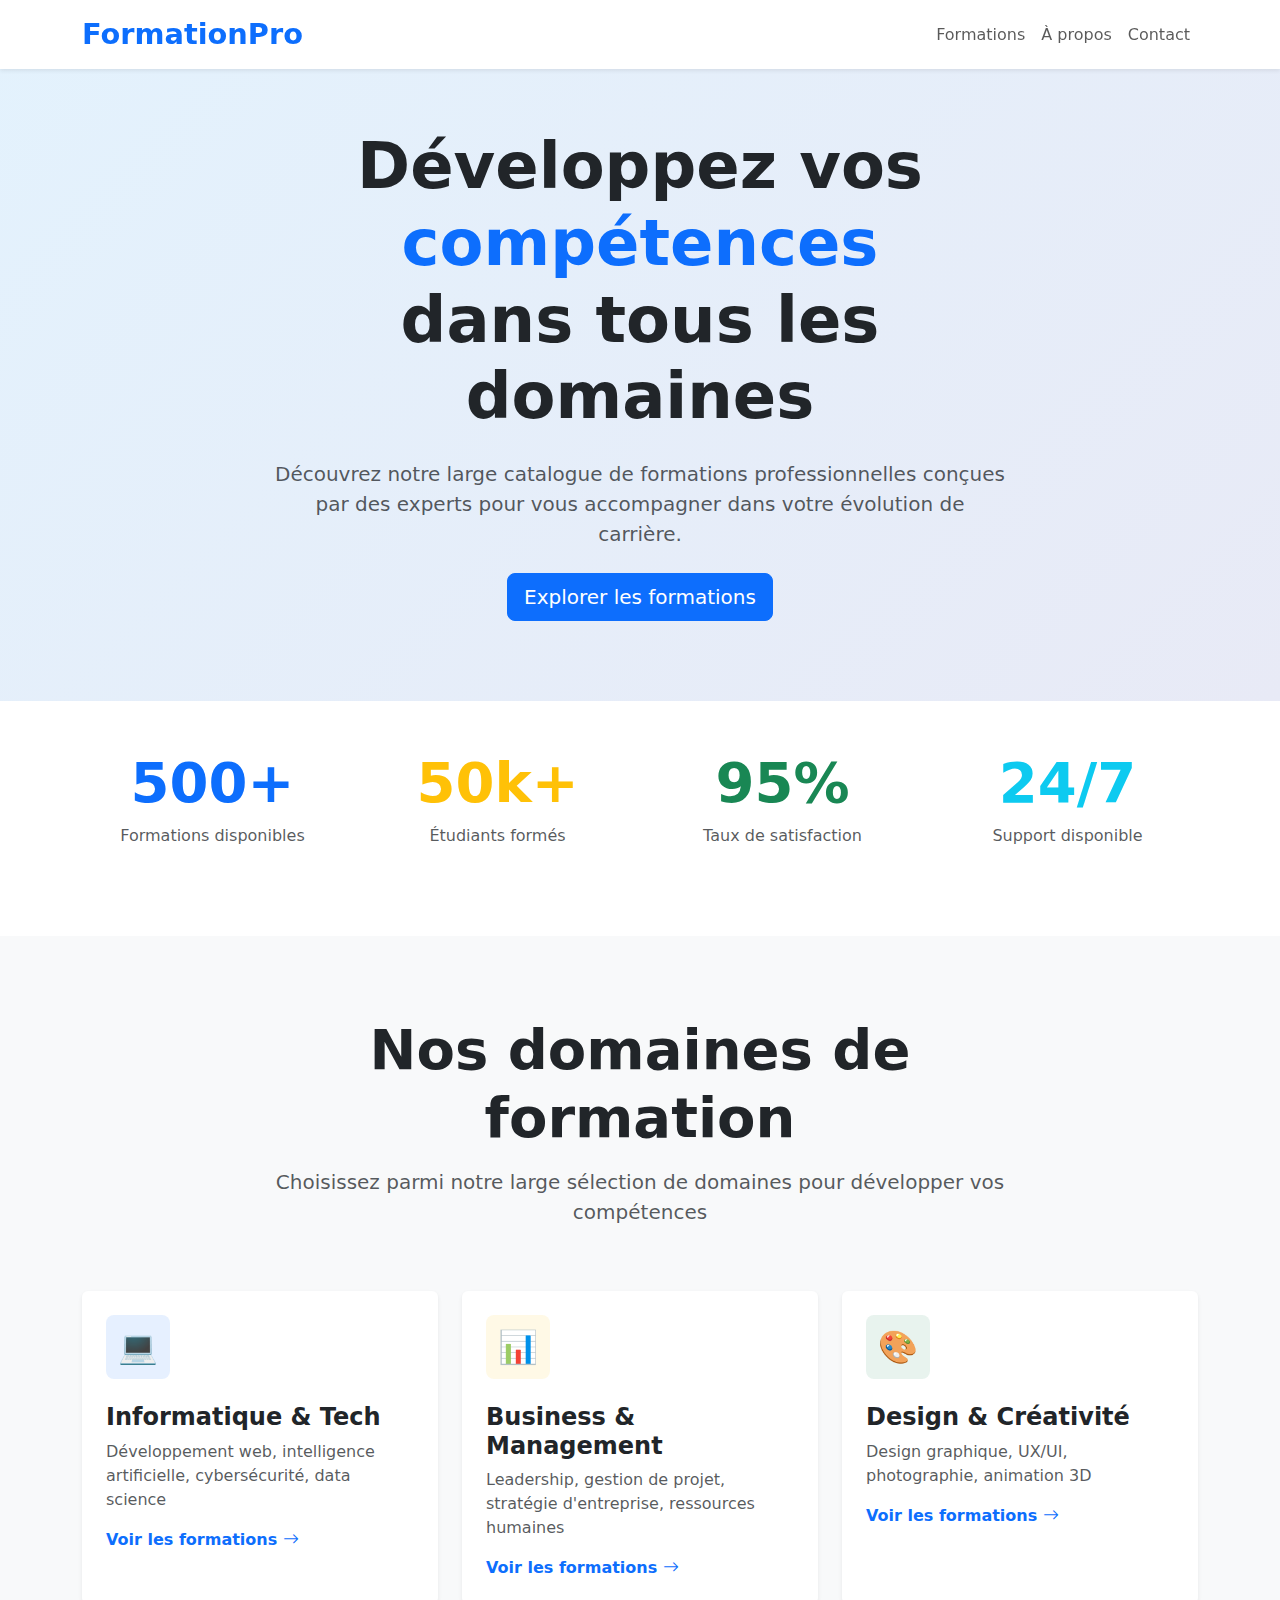
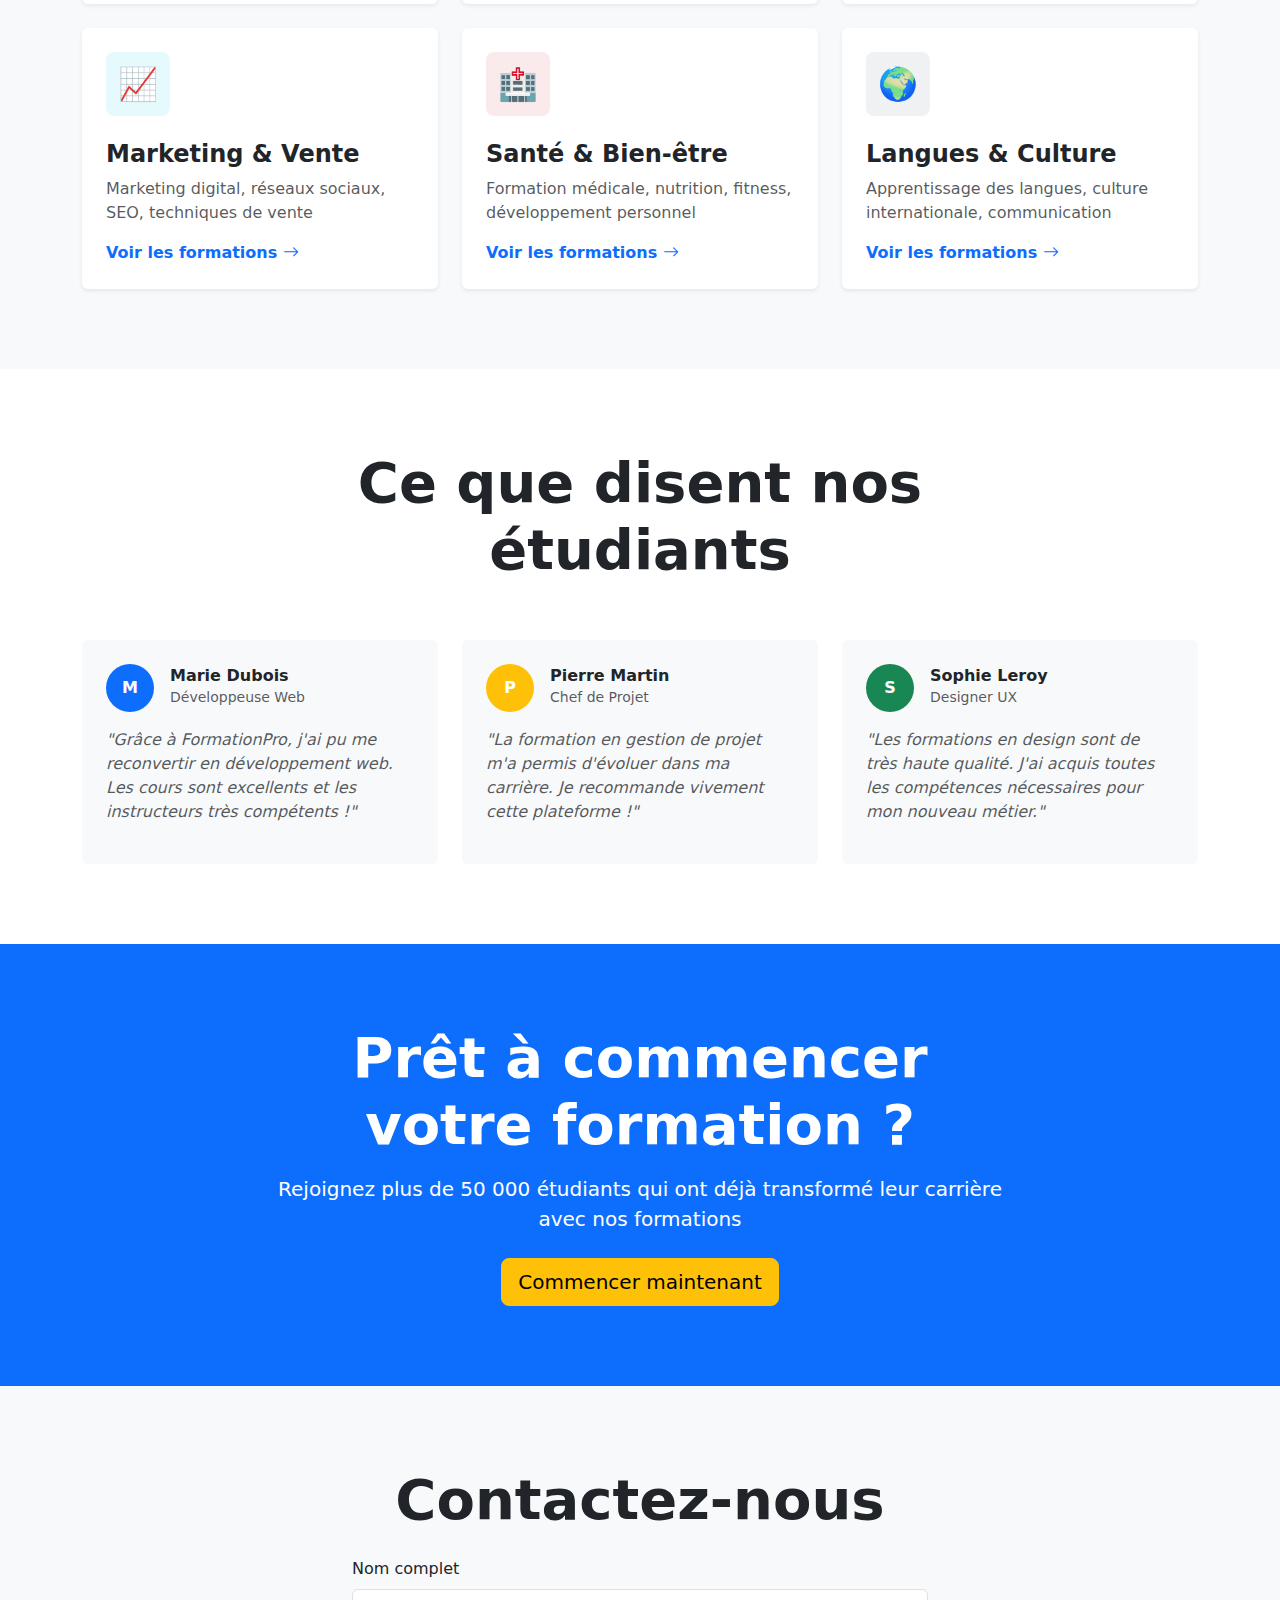
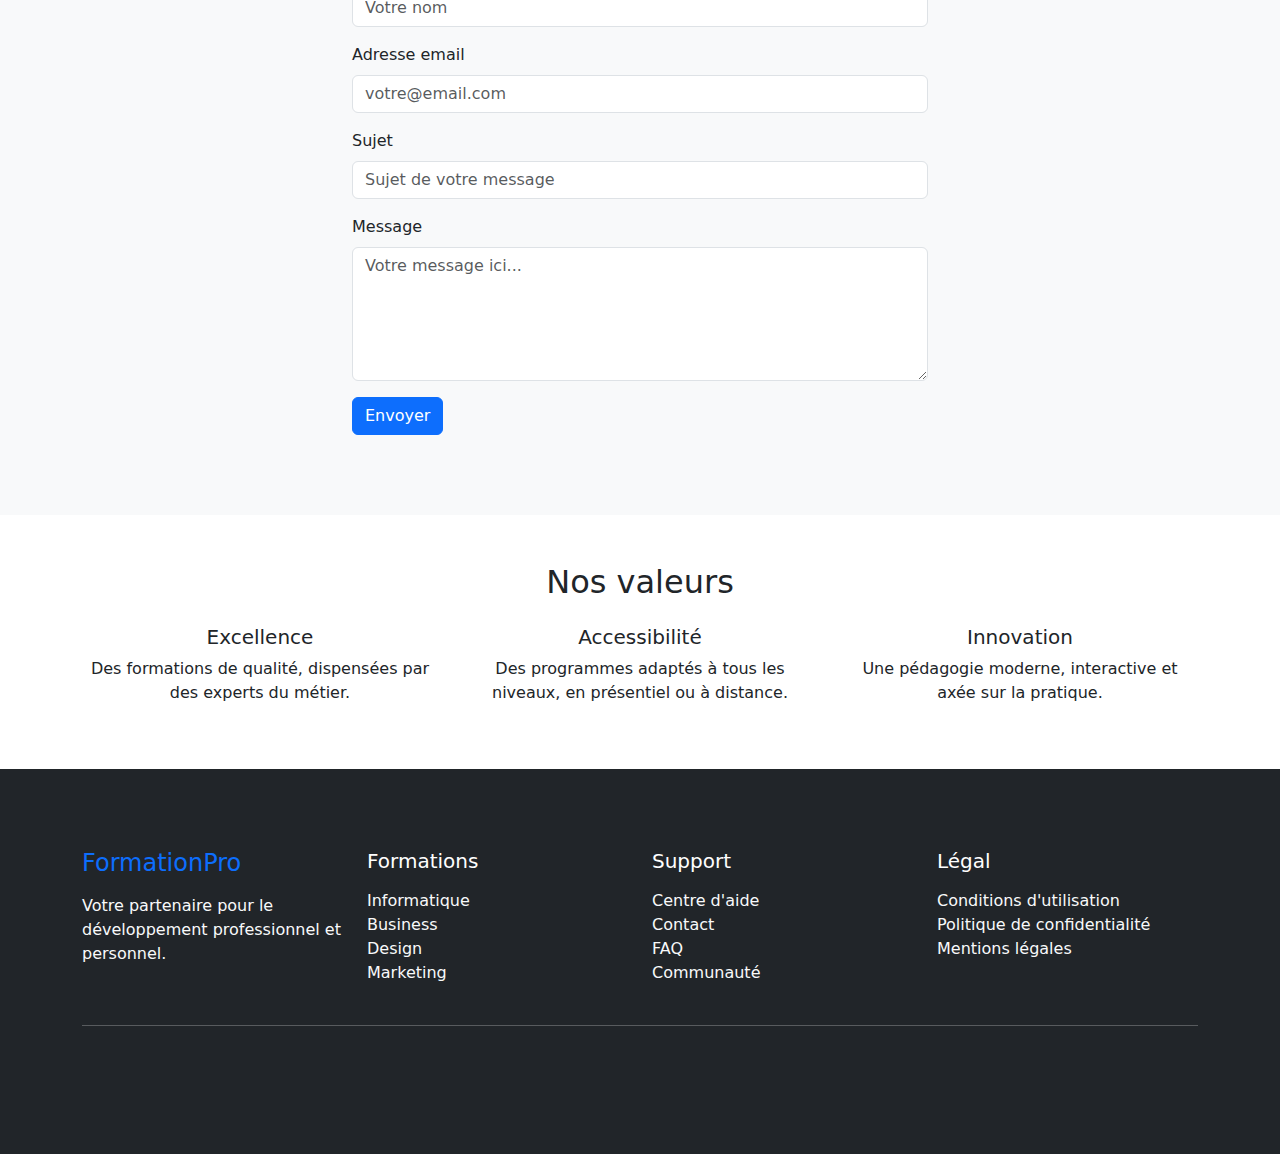
<file: index.html>
<!DOCTYPE html>
<html lang="fr">

<head>
    <meta charset="UTF-8">
    <meta name="viewport" content="width=device-width, initial-scale=1.0">
    <title>FormationPro - Développez vos compétences</title>
    <!-- Bootstrap CSS -->
    <link href="https://cdn.jsdelivr.net/npm/bootstrap@5.3.0/dist/css/bootstrap.min.css" rel="stylesheet">
    <!-- Bootstrap Icons -->
    <link rel="stylesheet" href="https://cdn.jsdelivr.net/npm/bootstrap-icons@1.10.0/font/bootstrap-icons.css">
    <link rel="stylesheet" href="style.css">
</head>

<body>
    <!-- Navigation -->
    <nav class="navbar navbar-expand-lg navbar-light bg-white shadow-sm fixed-top">
        <div class="container">
            <a class="navbar-brand text-primary" href="#">FormationPro</a>
            <button class="navbar-toggler" type="button" data-bs-toggle="collapse" data-bs-target="#navbarNav">
                <span class="navbar-toggler-icon"></span>
            </button>
            <div class="collapse navbar-collapse" id="navbarNav">
                <ul class="navbar-nav ms-auto">
                    <li class="nav-item">
                        <a class="nav-link" href="#formations">Formations</a>
                    </li>
                    <li class="nav-item">
                        <a class="nav-link" href="#about">À propos</a>
                    </li>
                    <li class="nav-item">
                        <a class="nav-link" href="#contact">Contact</a>
                    </li>
                </ul>
            </div>
        </div>
    </nav>

    <!-- Hero Section -->
    <section class="hero-section text-center">
        <div class="container">
            <div class="row justify-content-center">
                <div class="col-lg-8">
                    <h1 class="display-3 fw-bold mb-4">
                        Développez vos <span class="text-primary">compétences</span><br>
                        dans tous les domaines
                    </h1>
                    <p class="lead text-muted mb-4">
                        Découvrez notre large catalogue de formations professionnelles conçues par des experts
                        pour vous accompagner dans votre évolution de carrière.
                    </p>
                    <a href="#formations" class="btn btn-primary btn-lg">Explorer les formations</a>
                </div>
            </div>
        </div>
    </section>

    <!-- Stats Section -->
    <section class="py-5 bg-white">
        <div class="container">
            <div class="row text-center">
                <div class="col-md-3 col-6 mb-4">
                    <h2 class="display-4 fw-bold text-primary">500+</h2>
                    <p class="text-muted">Formations disponibles</p>
                </div>
                <div class="col-md-3 col-6 mb-4">
                    <h2 class="display-4 fw-bold text-warning">50k+</h2>
                    <p class="text-muted">Étudiants formés</p>
                </div>
                <div class="col-md-3 col-6 mb-4">
                    <h2 class="display-4 fw-bold text-success">95%</h2>
                    <p class="text-muted">Taux de satisfaction</p>
                </div>
                <div class="col-md-3 col-6 mb-4">
                    <h2 class="display-4 fw-bold text-info">24/7</h2>
                    <p class="text-muted">Support disponible</p>
                </div>
            </div>
        </div>
    </section>

    <!-- Categories Section -->
    <section id="formations" class="section-padding bg-light">
        <div class="container">
            <div class="row justify-content-center text-center mb-5">
                <div class="col-lg-8">
                    <h2 class="display-4 fw-bold mb-3">Nos domaines de formation</h2>
                    <p class="lead text-muted">
                        Choisissez parmi notre large sélection de domaines pour développer vos compétences
                    </p>
                </div>
            </div>

            <div class="row g-4">
                <!-- Category Card 1 -->
                <div class="col-lg-4 col-md-6">
                    <div class="card category-card shadow-sm border-0 h-100">
                        <div class="card-body p-4">
                            <div class="icon-box bg-primary bg-opacity-10 text-primary">💻</div>
                            <h4 class="card-title fw-bold">Informatique & Tech</h4>
                            <p class="card-text text-muted mb-3">
                                Développement web, intelligence artificielle, cybersécurité, data science
                            </p>
                            <a href="#" class="text-primary fw-semibold text-decoration-none">
                                Voir les formations <i class="bi bi-arrow-right"></i>
                            </a>
                        </div>
                    </div>
                </div>

                <!-- Category Card 2 -->
                <div class="col-lg-4 col-md-6">
                    <div class="card category-card shadow-sm border-0 h-100">
                        <div class="card-body p-4">
                            <div class="icon-box bg-warning bg-opacity-10 text-warning">📊</div>
                            <h4 class="card-title fw-bold">Business & Management</h4>
                            <p class="card-text text-muted mb-3">
                                Leadership, gestion de projet, stratégie d'entreprise, ressources humaines
                            </p>
                            <a href="#" class="text-primary fw-semibold text-decoration-none">
                                Voir les formations <i class="bi bi-arrow-right"></i>
                            </a>
                        </div>
                    </div>
                </div>

                <!-- Category Card 3 -->
                <div class="col-lg-4 col-md-6">
                    <div class="card category-card shadow-sm border-0 h-100">
                        <div class="card-body p-4">
                            <div class="icon-box bg-success bg-opacity-10 text-success">🎨</div>
                            <h4 class="card-title fw-bold">Design & Créativité</h4>
                            <p class="card-text text-muted mb-3">
                                Design graphique, UX/UI, photographie, animation 3D
                            </p>
                            <a href="#" class="text-primary fw-semibold text-decoration-none">
                                Voir les formations <i class="bi bi-arrow-right"></i>
                            </a>
                        </div>
                    </div>
                </div>

                <!-- Category Card 4 -->
                <div class="col-lg-4 col-md-6">
                    <div class="card category-card shadow-sm border-0 h-100">
                        <div class="card-body p-4">
                            <div class="icon-box bg-info bg-opacity-10 text-info">📈</div>
                            <h4 class="card-title fw-bold">Marketing & Vente</h4>
                            <p class="card-text text-muted mb-3">
                                Marketing digital, réseaux sociaux, SEO, techniques de vente
                            </p>
                            <a href="#" class="text-primary fw-semibold text-decoration-none">
                                Voir les formations <i class="bi bi-arrow-right"></i>
                            </a>
                        </div>
                    </div>
                </div>

                <!-- Category Card 5 -->
                <div class="col-lg-4 col-md-6">
                    <div class="card category-card shadow-sm border-0 h-100">
                        <div class="card-body p-4">
                            <div class="icon-box bg-danger bg-opacity-10 text-danger">🏥</div>
                            <h4 class="card-title fw-bold">Santé & Bien-être</h4>
                            <p class="card-text text-muted mb-3">
                                Formation médicale, nutrition, fitness, développement personnel
                            </p>
                            <a href="#" class="text-primary fw-semibold text-decoration-none">
                                Voir les formations <i class="bi bi-arrow-right"></i>
                            </a>
                        </div>
                    </div>
                </div>

                <!-- Category Card 6 -->
                <div class="col-lg-4 col-md-6">
                    <div class="card category-card shadow-sm border-0 h-100">
                        <div class="card-body p-4">
                            <div class="icon-box bg-secondary bg-opacity-10 text-secondary">🌍</div>
                            <h4 class="card-title fw-bold">Langues & Culture</h4>
                            <p class="card-text text-muted mb-3">
                                Apprentissage des langues, culture internationale, communication
                            </p>
                            <a href="#" class="text-primary fw-semibold text-decoration-none">
                                Voir les formations <i class="bi bi-arrow-right"></i>
                            </a>
                        </div>
                    </div>
                </div>
            </div>
        </div>
    </section>

    <!-- Testimonials Section -->
    <section class="section-padding bg-white">
        <div class="container">
            <div class="row justify-content-center text-center mb-5">
                <div class="col-lg-8">
                    <h2 class="display-4 fw-bold">Ce que disent nos étudiants</h2>
                </div>
            </div>

            <div class="row g-4">
                <div class="col-lg-4 col-md-6">
                    <div class="card border-0 bg-light h-100">
                        <div class="card-body p-4">
                            <div class="d-flex align-items-center mb-3">
                                <div class="testimonial-avatar bg-primary me-3">M</div>
                                <div>
                                    <h6 class="mb-0 fw-bold">Marie Dubois</h6>
                                    <small class="text-muted">Développeuse Web</small>
                                </div>
                            </div>
                            <p class="fst-italic text-muted">
                                "Grâce à FormationPro, j'ai pu me reconvertir en développement web.
                                Les cours sont excellents et les instructeurs très compétents !"
                            </p>
                        </div>
                    </div>
                </div>

                <div class="col-lg-4 col-md-6">
                    <div class="card border-0 bg-light h-100">
                        <div class="card-body p-4">
                            <div class="d-flex align-items-center mb-3">
                                <div class="testimonial-avatar bg-warning me-3">P</div>
                                <div>
                                    <h6 class="mb-0 fw-bold">Pierre Martin</h6>
                                    <small class="text-muted">Chef de Projet</small>
                                </div>
                            </div>
                            <p class="fst-italic text-muted">
                                "La formation en gestion de projet m'a permis d'évoluer dans ma carrière.
                                Je recommande vivement cette plateforme !"
                            </p>
                        </div>
                    </div>
                </div>

                <div class="col-lg-4 col-md-6">
                    <div class="card border-0 bg-light h-100">
                        <div class="card-body p-4">
                            <div class="d-flex align-items-center mb-3">
                                <div class="testimonial-avatar bg-success me-3">S</div>
                                <div>
                                    <h6 class="mb-0 fw-bold">Sophie Leroy</h6>
                                    <small class="text-muted">Designer UX</small>
                                </div>
                            </div>
                            <p class="fst-italic text-muted">
                                "Les formations en design sont de très haute qualité.
                                J'ai acquis toutes les compétences nécessaires pour mon nouveau métier."
                            </p>
                        </div>
                    </div>
                </div>
            </div>
        </div>
    </section>

    <!-- CTA Section -->
    <section class="section-padding bg-primary text-white text-center">
        <div class="container">
            <div class="row justify-content-center">
                <div class="col-lg-8">
                    <h2 class="display-4 fw-bold mb-3">Prêt à commencer votre formation ?</h2>
                    <p class="lead mb-4">
                        Rejoignez plus de 50 000 étudiants qui ont déjà transformé leur carrière avec nos formations
                    </p>
                    <a href="#formations" class="btn btn-warning btn-lg">Commencer maintenant</a>
                </div>
            </div>
        </div>
    </section>
    <!-- CONTACT Section -->
    <div class="section-padding container-fluid bg-light" id="contact">
        <h2 class="display-4 fw-bold mb-4 text-center">Contactez-nous</h2>
        <form class="container" style="max-width: 600px;">
            <div class="mb-3">
                <label for="name" class="form-label">Nom complet</label>
                <input type="text" class="form-control" id="name" placeholder="Votre nom">
            </div>

            <div class="mb-3">
                <label for="email" class="form-label">Adresse email</label>
                <input type="email" class="form-control" id="email" placeholder="votre@email.com">
            </div>

            <div class="mb-3">
                <label for="subject" class="form-label">Sujet</label>
                <input type="text" class="form-control" id="subject" placeholder="Sujet de votre message">
            </div>

            <div class="mb-3">
                <label for="message" class="form-label">Message</label>
                <textarea class="form-control" id="message" rows="5" placeholder="Votre message ici..."></textarea>
            </div>

            <button type="submit" class="btn btn-primary">Envoyer</button>
        </form>
    </div>

    <section class="section-padding py-5">
        <div class="container text-center">
            <h2>Nos valeurs</h2>
            <div class="row mt-4">
                <div class="col-md-4">
                    <h5>Excellence</h5>
                    <p>Des formations de qualité, dispensées par des experts du métier.</p>
                </div>
                <div class="col-md-4">
                    <h5>Accessibilité</h5>
                    <p>Des programmes adaptés à tous les niveaux, en présentiel ou à distance.</p>
                </div>
                <div class="col-md-4">
                    <h5>Innovation</h5>
                    <p>Une pédagogie moderne, interactive et axée sur la pratique.</p>
                </div>
            </div>
        </div>
    </section>

    <!-- Footer -->
    <footer class="bg-dark text-white section-padding">
        <div class="container">
            <div class="row g-4">
                <div class="col-lg-3 col-md-6">
                    <h4 class="text-primary mb-3">FormationPro</h4>
                    <p class="text-light">
                        Votre partenaire pour le développement professionnel et personnel.
                    </p>
                </div>
                <div class="col-lg-3 col-md-6">
                    <h5 class="mb-3">Formations</h5>
                    <ul class="list-unstyled">
                        <li><a href="#" class="text-light text-decoration-none">Informatique</a></li>
                        <li><a href="#" class="text-light text-decoration-none">Business</a></li>
                        <li><a href="#" class="text-light text-decoration-none">Design</a></li>
                        <li><a href="#" class="text-light text-decoration-none">Marketing</a></li>
                    </ul>
                </div>
                <div class="col-lg-3 col-md-6">
                    <h5 class="mb-3">Support</h5>
                    <ul class="list-unstyled">
                        <li><a href="#" class="text-light text-decoration-none">Centre d'aide</a></li>
                        <li><a href="#" class="text-light text-decoration-none">Contact</a></li>
                        <li><a href="#" class="text-light text-decoration-none">FAQ</a></li>
                        <li><a href="#" class="text-light text-decoration-none">Communauté</a></li>
                    </ul>
                </div>
                <div class="col-lg-3 col-md-6">
                    <h5 class="mb-3">Légal</h5>
                    <ul class="list-unstyled">
                        <li><a href="#" class="text-light text-decoration-none">Conditions d'utilisation</a></li>
                        <li><a href="#" class="text-light text-decoration-none">Politique de confidentialité</a></li>
                        <li><a href="#" class="text-light text-decoration-none">Mentions légales</a></li>
                    </ul>
                </div>
            </div>
            <hr class="my-4">
            <div class="text-center">
                <p class="mb-0 text-muted">&copy; 2024 FormationPro. Tous droits réservés.</p>
            </div>
        </div>
    </footer>

    <!-- Bootstrap JS -->
    <script src="https://cdn.jsdelivr.net/npm/bootstrap@5.3.0/dist/js/bootstrap.bundle.min.js"></script>
</body>

</html>
</file>
<file: style.css>
.hero-section {
    background: linear-gradient(135deg, #e3f2fd 0%, #e8eaf6 100%);
    padding: 8rem 0 5rem;
}

.category-card {
    transition: transform 0.3s ease, box-shadow 0.3s ease;
    height: 100%;
}

.category-card:hover {
    transform: translateY(-5px);
    box-shadow: 0 10px 25px rgba(0, 0, 0, 0.15) !important;
}

.icon-box {
    width: 4rem;
    height: 4rem;
    border-radius: 0.5rem;
    display: flex;
    align-items: center;
    justify-content: center;
    font-size: 2rem;
    margin-bottom: 1.5rem;
}

.testimonial-avatar {
    width: 3rem;
    height: 3rem;
    border-radius: 50%;
    display: flex;
    align-items: center;
    justify-content: center;
    color: white;
    font-weight: bold;
}

.navbar-brand {
    font-weight: bold;
    font-size: 1.8rem;
}

.section-padding {
    padding: 5rem 0;
}
</file>
